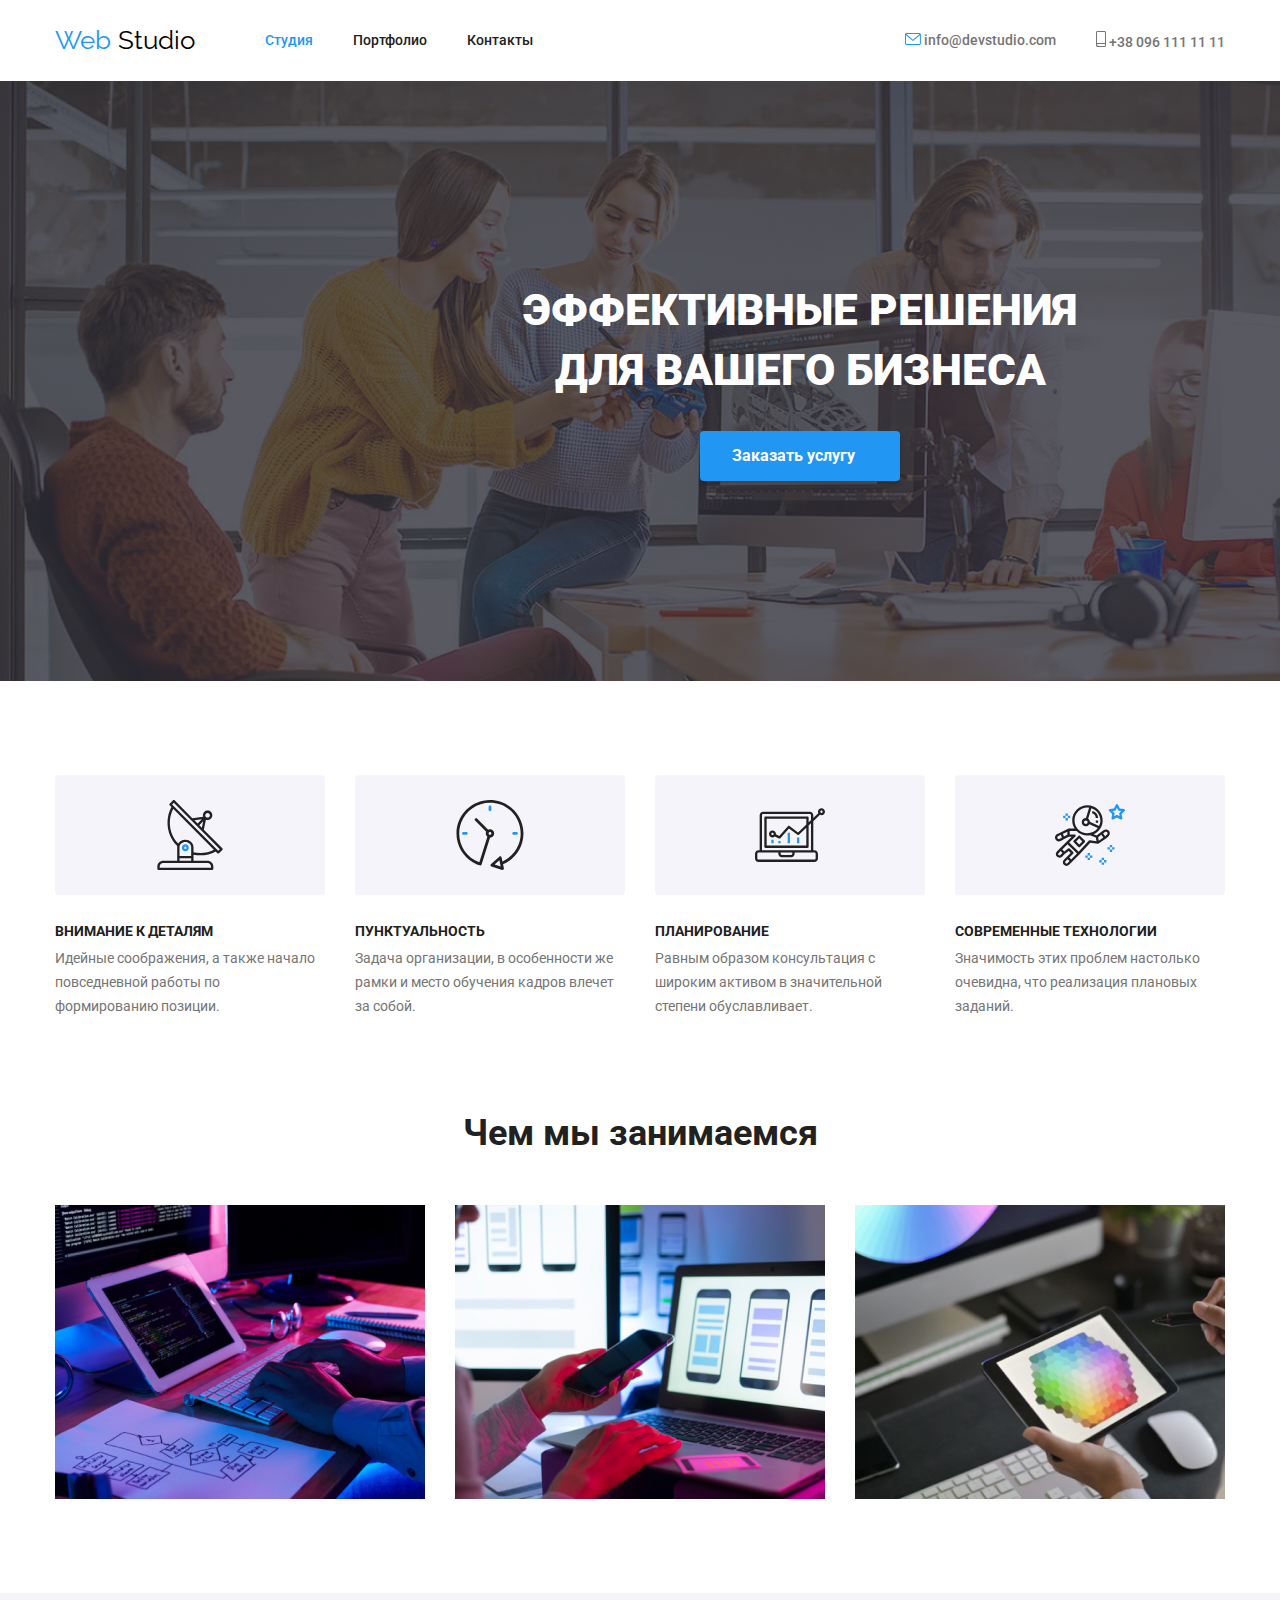
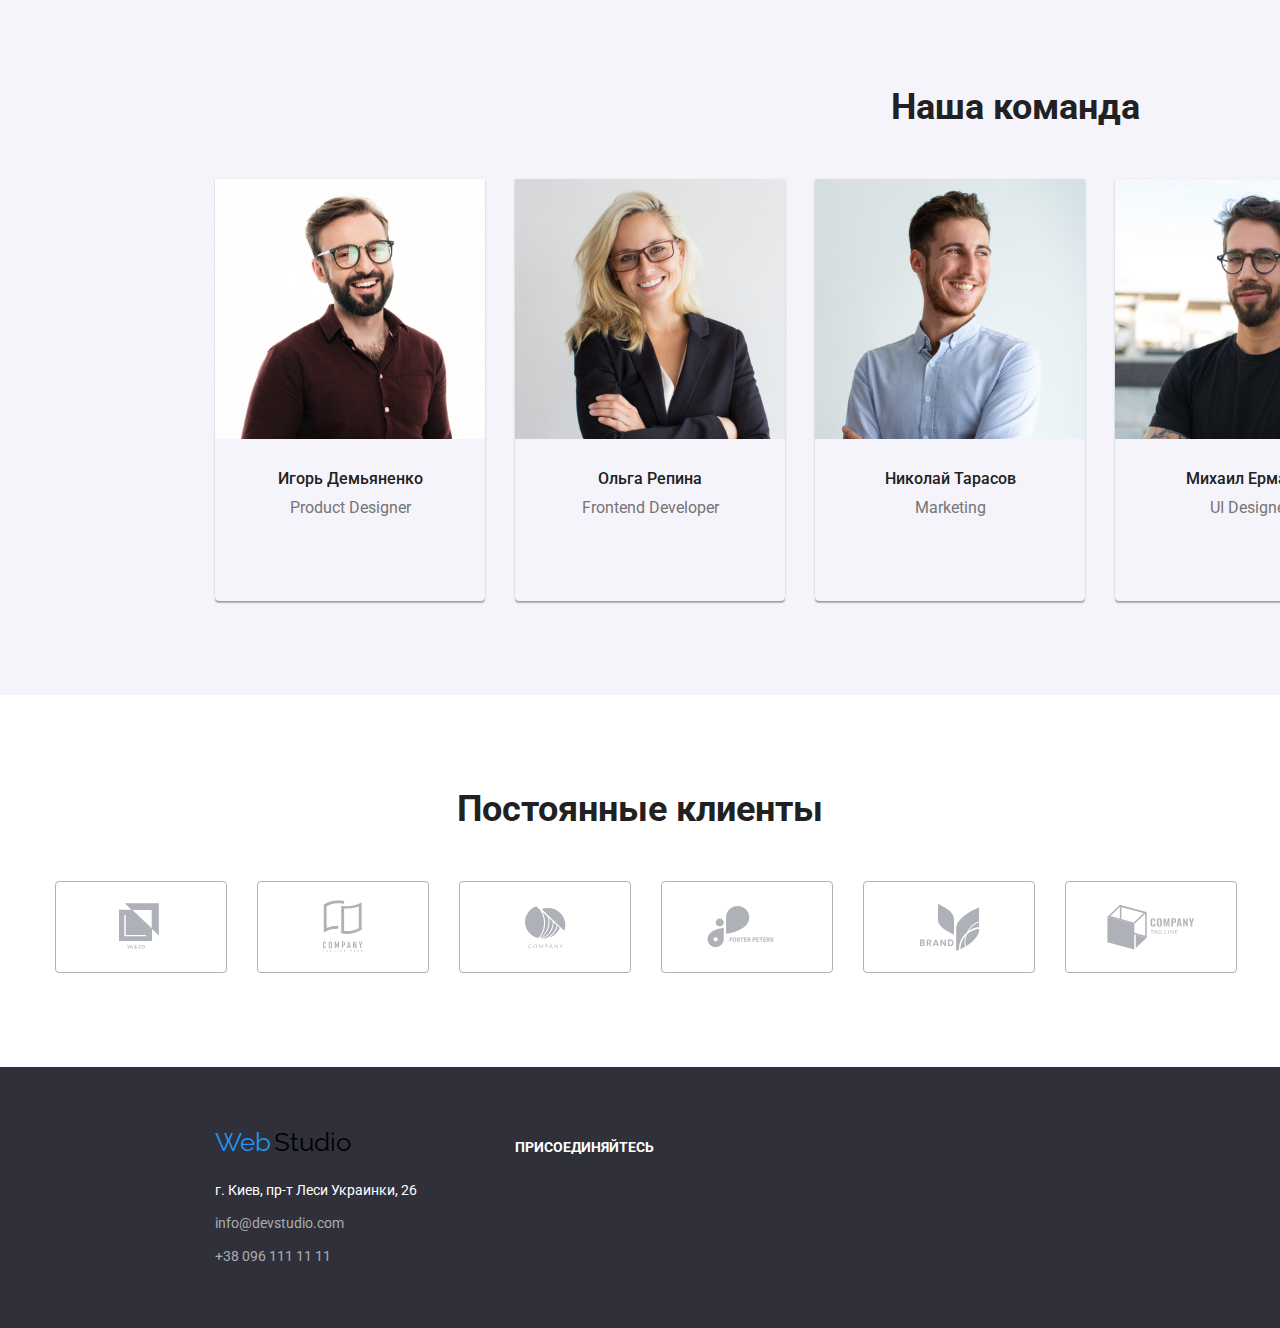
<file: index.html>
<!DOCTYPE html>
<html lang="en">
<head>
    <meta charset="UTF-8">
    <meta name="viewport" content="width=device-width, initial-scale=1.0">
    <title>WebStudio</title>
    <link href="https://fonts.googleapis.com/css2?family=Raleway:wght@700&family=Roboto:wght@400;500;700;900&display=swap" rel="stylesheet">
    <link rel="stylesheet" href="./css/normalize.css">
    <link rel="stylesheet" href="./css/styles.css" >
    
    
</head>
<body>
    <!--Шапка-->
<header class="header">
    <div class="container">
        <div class="nav-container">
            <nav class="nav-container">
            
                <a class="logo link list" href="./index.html"><span class="title-web link list">Web </span><span class="title-studio link list">Studio</span></a>
                <ul class="site-nav list nav-container">
                    <li class="link"><a class="link list current" href="./index.html">Студия</a></li>
                    <li class="link"><a class="link list" href="./portfolio.html">Портфолио</a></li>
                    <li class="link"><a class="list link" href="">Контакты</a></li>
                </ul>
        
            </nav>
        
           <ul class="auth-nav list nav-container">
               <li class="link">
                   <a class="list link" href="mailto:info@devstudio.com">
                       <svg class="auth-nav-svg" width="16" height="12">
                           <use href="./images/symbol-defs.svg#icon-envelope"></use>
                       </svg>
                       info@devstudio.com
                   </a>   
               </li>
               <li class="link"><a class="list link" href="tel:+380961111111">
                <svg class="auth-nav-svg"  width="10" height="16">
                    <use href="./images/symbol-defs.svg#icon-smartphone"></use>
                </svg>
                +38 096 111 11 11</a></li>
           </ul>
        </div>
              
     </div>
</header>
<!--герой-->
<main>
    <section class="hero">
        <div class="container">
            <h1 class="hero-title">Эффективные решения <br> для вашего бизнеса</h1>
        <button class="baner list btn-baner" type="button">Заказать услугу</button>
        </div>
    </section>

<!--Особености-->

    <section class="promo" >
       <div class="container">
        <ul class="list">
            <li class="feature">
                    <div class="future-images">
                        <svg class="svg-future">
                            <use href="./images/symbol-defs.svg#icon-antenna"></use>
                        </svg>
                    </div>
                   <h3 class="title">Внимание к деталям</h3>
                   <p class="about">Идейные соображения, а также начало повседневной работы по формированию позиции.</p>
                
            </li>
            <li class="feature">
                    <div class="future-images">
                        <svg class="svg-future">
                            <use href="./images/symbol-defs.svg#icon-clock"></use>
                        </svg>
                    </div>
                   <h3 class="title">Пунктуальность</h3>
                   <p class="about">Задача организации, в особенности же рамки и место обучения кадров влечет за собой.</p>
           </li>
           <li class="feature">
                    <div class="future-images">
                        <svg class="svg-future">
                            <use href="./images/symbol-defs.svg#icon-diagram"></use>
                        </svg>
                    </div>
                   <h3 class="title">Планирование</h3>
                   <p class="about">Равным образом консультация с широким активом в значительной степени обуславливает.</p>
           </li>
           <li class="feature">
                    <div class="future-images">
                        <svg class="svg-future">
                            <use href="./images/symbol-defs.svg#icon-astronaut"></use>
                        </svg>
                    </div>            
                   <h3 class="title">Современные технологии</h3>
                   <p class="about">Значимость этих проблем настолько очевидна, что реализация плановых заданий.</p>
           </li>
        </ul>
       </div>
    </section>

    
<!--Чем мы занимаемся-->

    <section class="about-us"> 
          <div class="container">
            <h2 class="title-main">Чем мы занимаемся</h2>
            <ul class="list">
                <li class="box">
                    <img src="./images/box1.jpg" width="370" alt="box">
                    <!-- <h3 class="wwd">Десктопные приложения</h3> -->
                </li>
                <li class="box">
                    <img src="./images/box2.jpg" width="370" alt="box">
                    <!-- <h3 class="wwd"> Мобильные приложения</h3> -->
                </li>
                <li class="box">
                    <img src="./images/box3.jpg" width="370" alt="box">
                    <!-- <h3 class="wwd">Дизайнерские решения</h3> -->
                </li>
            </ul>
          </div>
    </section>

<!--Наша команда-->
    
    <section class="team">
        <div class="container">
            <h2 class="title-main team">Наша команда</h2>
            <ul class="list">
                <li class="team-card">
                   <img src="./images/teamcard1.jpg" width="270" alt="team card">
                   <h3 class="team-name">Игорь Демьяненко</h3>
                   <p lang="en" class="team-prof"> Product Designer </p> 
                   <ul class="list social">
                        <li class="social-link">
                            <div class="team-icon">
                                <a href="" target="_blank" rel="noopener noreferrer">
                                    <svg class="team-icon-svg">
                                        <use href="./images/symbol-defs.svg#icon-instagram"></use>
                                    </svg> 
                                </a>
                            </div>
                        </li>
                        <li class="social-link">
                            <div class="team-icon">
                                <a href="" target="_blank" rel="noopener noreferrer">
                                    <svg class="team-icon-svg">
                                        <use href="./images/symbol-defs.svg#icon-twitter"></use>
                                    </svg> 
                                </a>
                            </div>
                        </li>
                        <li class="social-link">
                            <div class="team-icon">
                                <a href="" target="_blank" rel="noopener noreferrer">
                                    <svg class="team-icon-svg">
                                        <use href="./images/symbol-defs.svg#icon-facebook"></use>
                                    </svg> 
                                </a>
                            </div>
                        </li>
                        <li class="social-link">
                            <div class="team-icon">
                                <a href="" target="_blank" rel="noopener noreferrer">
                                    <svg class="team-icon-svg">
                                        <use href="./images/symbol-defs.svg#icon-linkedin"></use>
                                    </svg> 
                                </a>
                            </div>
                        </li>
                    </ul>
                </li>
                <li class="team-card">
                    <img src="./images/teamcard2.jpg" width="270" alt="team card">
                    <h3 class="team-name">Ольга Репина</h3>
                    <p lang="en" class="team-prof">Frontend Developer </p>
                    <ul class="list social">
                        <li class="social-link">
                            <div class="team-icon">
                                <a href="" target="_blank" rel="noopener noreferrer">
                                    <svg class="team-icon-svg">
                                        <use href="./images/symbol-defs.svg#icon-instagram"></use>
                                    </svg> 
                                </a>
                            </div>
                        </li>
                        <li class="social-link">
                            <div class="team-icon">
                                <a href="" target="_blank" rel="noopener noreferrer">
                                    <svg class="team-icon-svg">
                                        <use href="./images/symbol-defs.svg#icon-twitter"></use>
                                    </svg> 
                                </a>
                            </div>
                        </li>
                        <li class="social-link">
                            <div class="team-icon">
                                <a href="" target="_blank" rel="noopener noreferrer">
                                    <svg class="team-icon-svg">
                                        <use href="./images/symbol-defs.svg#icon-facebook"></use>
                                    </svg> 
                                </a>
                            </div>
                        </li>
                        <li class="social-link">
                            <div class="team-icon">
                                <a href="" target="_blank" rel="noopener noreferrer">
                                    <svg class="team-icon-svg">
                                        <use href="./images/symbol-defs.svg#icon-linkedin"></use>
                                    </svg> 
                                </a>
                            </div>
                        </li>
                    </ul>
                </li>    
                <li class="team-card">
                    <img src="./images/teamcard3.jpg" width="270" alt="team card">
                    <h3 class="team-name">Николай Тарасов</h3>
                    <p lang="en" class="team-prof"> Marketing </p>
                    <ul class="list social">
                        <li class="social-link">
                            <div class="team-icon">
                                <a href="" target="_blank" rel="noopener noreferrer">
                                    <svg class="team-icon-svg">
                                        <use href="./images/symbol-defs.svg#icon-instagram"></use>
                                    </svg> 
                                </a>
                            </div>
                        </li>
                        <li class="social-link">
                            <div class="team-icon">
                                <a href="" target="_blank" rel="noopener noreferrer">
                                    <svg class="team-icon-svg">
                                        <use href="./images/symbol-defs.svg#icon-twitter"></use>
                                    </svg> 
                                </a>
                            </div>
                        </li>
                        <li class="social-link">
                            <div class="team-icon">
                                <a href="" target="_blank" rel="noopener noreferrer">
                                    <svg class="team-icon-svg">
                                        <use href="./images/symbol-defs.svg#icon-facebook"></use>
                                    </svg> 
                                </a>
                            </div>
                        </li>
                        <li class="social-link">
                            <div class="team-icon">
                                <a href="" target="_blank" rel="noopener noreferrer">
                                    <svg class="team-icon-svg">
                                        <use href="./images/symbol-defs.svg#icon-linkedin"></use>
                                    </svg> 
                                </a>
                            </div>
                        </li>
                    </ul>
                </li>
                <li class="team-card">
                    <img src="./images/teamcard4.jpg" width="270" alt="team card">
                    <h3 class="team-name">Михаил Ермаков</h3>
                    <p lang="en" class="team-prof"> UI Designer </p>
                    <ul class="list social">
                        <li class="social-link">
                            <div class="team-icon">
                                <a href="" target="_blank" rel="noopener noreferrer">
                                    <svg class="team-icon-svg">
                                        <use href="./images/symbol-defs.svg#icon-instagram"></use>
                                    </svg> 
                                </a>
                            </div>
                        </li>
                        <li class="social-link">
                            <div class="team-icon">
                                <a href="" target="_blank" rel="noopener noreferrer">
                                    <svg class="team-icon-svg">
                                        <use href="./images/symbol-defs.svg#icon-twitter"></use>
                                    </svg> 
                                </a>
                            </div>
                        </li>
                        <li class="social-link">
                            <div class="team-icon">
                                <a href="" target="_blank" rel="noopener noreferrer">
                                    <svg class="team-icon-svg">
                                        <use href="./images/symbol-defs.svg#icon-facebook"></use>
                                    </svg> 
                                </a>
                            </div>
                        </li>
                        <li class="social-link">
                            <div class="team-icon">
                                <a href="" target="_blank" rel="noopener noreferrer">
                                    <svg class="team-icon-svg">
                                        <use href="./images/symbol-defs.svg#icon-linkedin"></use>
                                    </svg> 
                                </a>
                            </div>
                        </li>
                    </ul>
                </li>
            </ul>
        </div>
    </section>

<!--Клиєнти-->

    <section class="clients">
           <div class="container">
            <h2 class="title-main">Постоянные клиенты</h2>
            <ul class="list">
                <li class="clients-padding">
                    <div class="conteiner-clients-logo">
                        <a href="" aria-label="Силка на YA & CO" target="_blank" rel="noopener noreferrer">
                            <svg class="clients-logo-svg" width="44" height="49">
                                <use href="./images/symbol-defs.svg#icon-logo_1"></use>
                            </svg> 
                        </a>
                    </div>
                </li>
                <li class="clients-padding">
                    <div class="conteiner-clients-logo">
                        <a href="" aria-label="Силка на Company Tagline Here" target="_blank" rel="noopener noreferrer">
                            <svg class="clients-logo" width="40" height="52">
                                <use href="./images/symbol-defs.svg#icon-logo_2"></use>
                           </svg> 
                        </a>
                    </div>
                </li>
                <li class="clients-padding">
                    <div class="conteiner-clients-logo">
                        <a href="" aria-label="Силка на Company" target="_blank" rel="noopener noreferrer">
                            <svg class="clients-logo-svg" width="41" height="43">
                                <use href="./images/symbol-defs.svg#icon-logo_3"></use>
                           </svg> 
                        </a>
                    </div>
                </li>
                <li class="clients-padding">
                    <div class="conteiner-clients-logo">
                        <a href="" aria-label="Силка на Froster Peters" target="_blank" rel="noopener noreferrer">
                            <svg class="clients-logo-svg" width="80" height="42">
                                <use href="./images/symbol-defs.svg#icon-logo_4"></use>
                           </svg> 
                        </a>
                    </div>
                </li>
                <li class="clients-padding">
                    <div class="conteiner-clients-logo">
                        <a href="" aria-label="Силка на Brand" target="_blank" rel="noopener noreferrer">
                            <svg class="clients-logo-svg" width="59" height="47">
                                <use href="./images/symbol-defs.svg#icon-logo_5"></use>
                           </svg> 
                        </a>
                    </div>
                </li>
                <li class="clients-padding">
                    <div class="conteiner-clients-logo">
                        <a href="" aria-label="Силка на Company Tagline" target="_blank" rel="noopener noreferrer">
                            <svg class="clients-logo-svg" width="88" height="45">
                                <use href="./images/symbol-defs.svg#icon-logo_6"></use>
                           </svg> 
                        </a>
                    </div>
                </li>
           </div>
            </ul>
    </section>

</main>


<!-- Подвал -->



<footer>
    <div class="container">
        <div class="container-address">
            <div class="container-webstudio">
                <a class="title link list" href="./index.html">
                    <span class="title-web">Web</span> <span class="title-studio">Studio</span>
                </a>
            </div>
            <address>
                <ul class="list">
                    <li class="street">г. Киев, пр-т Леси Украинки, 26</li>
                    <li class="address"><a class="address link list" href="mailto:info@devstudio.com">info@devstudio.com</a></li>
                    <li class="address"><a class="address link list" href="tel:+380961111111">+38 096 111 11 11</a></li>
                </ul>
            </address>  
        </div>
         <div class="container-folow-me">         
                <p class="footer-title">Присоединяйтесь</p>
                <ul class="folow list">
                    <li class="folow social-link">
                        <div class="team-icon">
                            <a class="link list" href="" aria-label="Силка на instagram" target="_blank" rel="noopener noreferrer">
                                <svg class="team-icon-svg">
                                    <use href="./images/symbol-defs.svg#icon-instagram"></use>
                                </svg> 
                            </a>
                        </div>
                    </li>
                    <li class="folow social-link">
                        <div class="team-icon">
                            <a class="link list" href="" aria-label="Силка на twitter" target="_blank" rel="noopener noreferrer">
                                <svg class="team-icon-svg">
                                    <use href="./images/symbol-defs.svg#icon-twitter"></use>
                                </svg> 
                            </a>
                        </div>
                    </li>
                    <li class="folow social-link">
                        <div class="team-icon">
                            <a class="link list" href="" aria-label="Силка на facebook" target="_blank" rel="noopener noreferrer">
                                <svg class="team-icon-svg">
                                    <use href="./images/symbol-defs.svg#icon-facebook"></use>
                                </svg> 
                            </a>
                        </div>
                    </li>
                    <li class="folow social-link">
                        <div class="team-icon">
                            <a class="link list" href="" aria-label="Силка на linkedin" target="_blank" rel="noopener noreferrer">
                                <svg class="team-icon-svg">
                                    <use href="./images/symbol-defs.svg#icon-linkedin"></use>
                                </svg> 
                            </a>
                        </div>
                    </li>
                </ul>  
        </div>
            <!-- <div class="container-folow">
                    <p class="footer-title">Подпишитесь на рассылку</p>
                    
                    
                        <ul> 
                            <li><a href="mailto:info@devstudio.com">E-mail</a></li>
                            <li><button type="button" class="link" >Подписаться</button></li>
                        </ul> 
                    
            </div>  -->
    </div>
</footer>
</body>
</html>
</file>
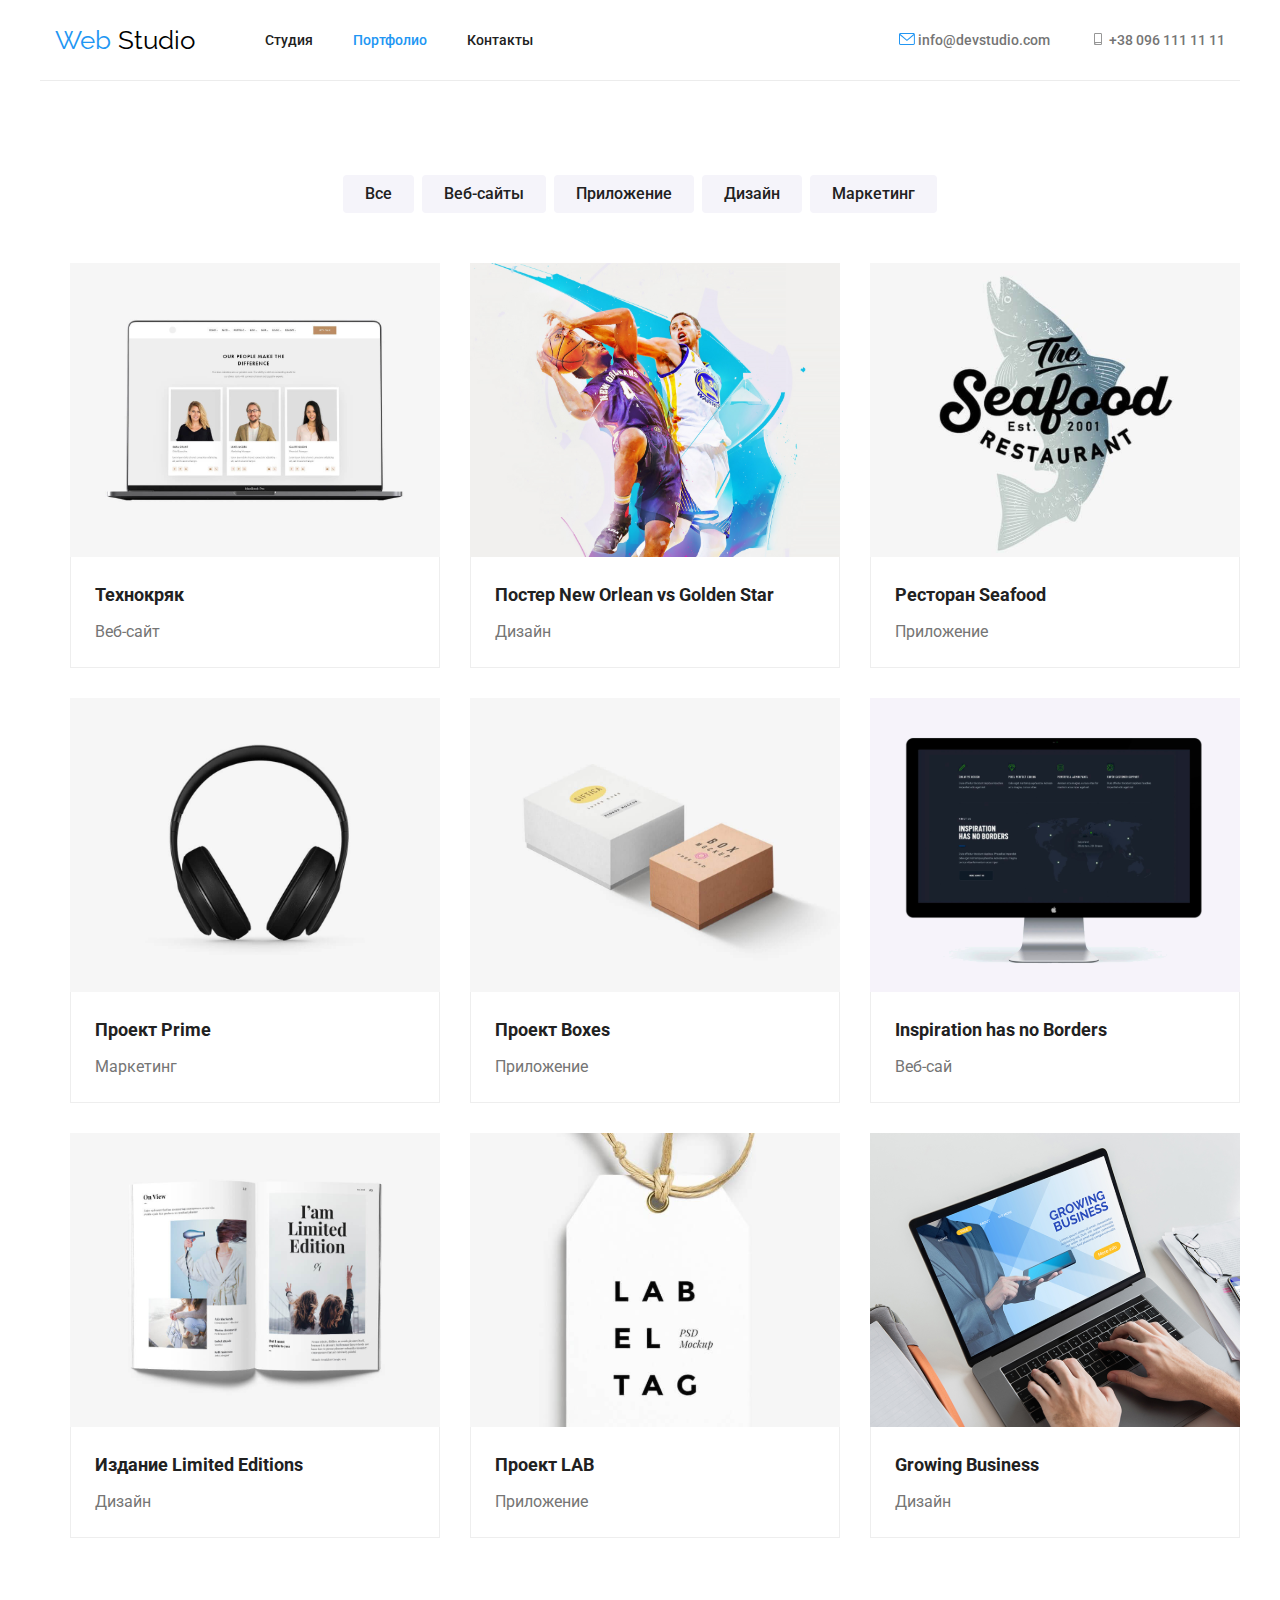
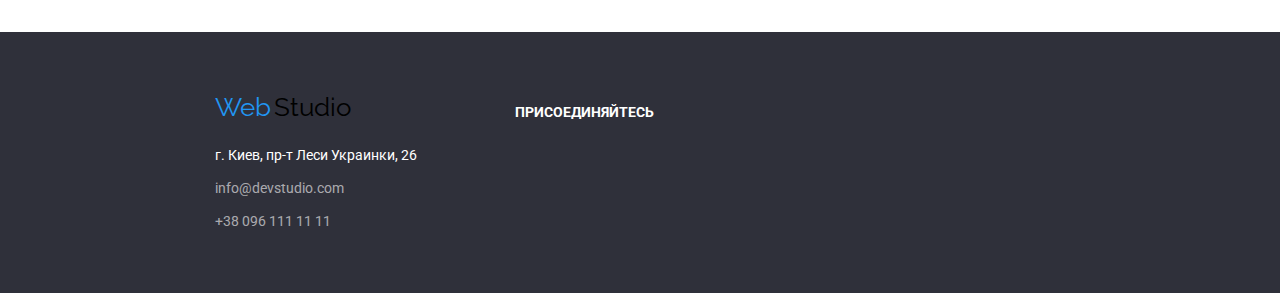
<file: portfolio.html>
<!DOCTYPE html>
<html lang="en">
<head>
    <meta charset="UTF-8">
    <meta name="viewport" content="width=device-width, initial-scale=1.0">
    <title>portfolio</title>
    <link href="https://fonts.googleapis.com/css2?family=Raleway:wght@700&family=Roboto:wght@400;500;700&display=swap" rel="stylesheet">
    <link rel="stylesheet" href="./css/normalize.css">
    <link rel="stylesheet" href="./css/styles.css" >
    
</head>
<body>
        <!--Шапка-->
        <header class="header">
            <div class="container-nav">
                <div class="nav-container">
                    <nav class="nav-container">
                 
                        <a class="link list" href="./index.html"><span class="title-web logo link list">Web </span><span class="title-studio logo link list">Studio</span></a>
                            <ul class="site-nav-portfolio list nav-container">
                                <li class="link"><a class="link list" href="./index.html">Студия</a></li>
                                <li class="link"><a class="link list current" href="./portfolio.html">Портфолио</a></li>
                                <li class="link"><a class="list link" href="">Контакты</a></li>
                            </ul>
                
                    </nav>
                    
                        <ul class="auth-nav list nav-container">
                            <li class="link">
                                <a class="list link" href="mailto:info@devstudio.com">
                                    <svg class="auth-nav-svg" width="16" height="12">
                                        <use href="./images/symbol-defs.svg#icon-envelope"></use>
                                    </svg>
                                    info@devstudio.com
                                </a>   
                            </li>
                            <li class="link">
                                <a class="list link" href="tel:+380961111111">
                                    <svg class="auth-nav-svg" width="16" height="12">
                                        <use href="./images/symbol-defs.svg#icon-smartphone"></use>
                                    </svg>
                                    +38 096 111 11 11
                                </a>
                            </li>
                        </ul>
                    </div>
                       
            </div>
         </header>
<main>
    
    <section class="section-filtr">

        <div class="container-filtr">
            <ul class="list projects-filtr">
                <li class="link"><button class="filtr btn list link" type="button">Все</button></li>
                <li class="link"><button class="filtr btn list link" type="button">Веб-сайты</button></li>
                <li class="link"><button class="filtr btn list link" type="button">Приложение</button></li>
                <li class="link"><button class="filtr btn list link" type="button">Дизайн</button></li>
                <li class="link"><button class="filtr btn list link" type="button">Маркетинг</button></li>
            </ul>
        </div>
                
        <div class="container-projects">
            <ul class="list projects item">
                <div class="list-item">
                    <li class="">
                        <div class="container projectr about">
                            <a class="list" href="">
                                <img src="./images_portfolio/img.svg"  alt="">
                                <div class="container-project-title">
                                    <p class="project-title">Технокряк </p>
                                    <p class="project-filtr">Веб-сайт</p>
                                    <p class="projectr-about">Технокряк это современная площадка распространения коронавируса. Компании используют
                                    эту платформу для цифрового шпионажа и атак на защищённые сервера конкурентов.</p>
                                </div> 
                            </a>
                        </div>    
                    </li>
                </div>
                <div class="list-item">
                    <li class="">
                        <div class="container projectr about">
                            <a class="list" href="">
                                <img src="./images_portfolio/img2.svg" width="370" alt="">
                                <div class="container-project-title"> 
                                    <p class="project-title">Постер New Orlean vs Golden Star</p>
                                    <p class="project-filtr">Дизайн</p>
                                    <p class="projectr-about">Технокряк это современная площадка распространения коронавируса. Компании используют
                                    эту платформу для цифрового шпионажа и атак на защищённые сервера конкурентов.</p>
                                </div>
                            </a>
                        </div>
                    </li>
                </div>
                <div class="list-item">
                    <li class="">
                        
                        <div class="container projectr about">
                            <a class="list" href="">
                                <img src="./images_portfolio/img3.svg" width="370" height="294" alt="">
                                <div class="container-project-title">
                                    <p class="project-title">Ресторан Seafood</p>
                                    <p class="project-filtr">Приложение</p>
                                    <p visibility: hidden; class="projectr-about">Технокряк это современная площадка распространения коронавируса. Компании используют
                                    эту платформу для цифрового шпионажа и атак на защищённые сервера конкурентов.</p>
                                </div>
                            </a>
                        </div>
                        
                    </li>
                </div>
                <div class="list-item">
                    <li class="">
                        
                        <div class="container projectr about">
                            <a class="list" href="">
                                <img src="./images_portfolio/img4.svg" width="370"
                                alt="">
                                <div class="container-project-title">
                                    <p class="project-title">Проект Prime</p>
                                    <p class="project-filtr">Маркетинг</p>
                                    <p class="projectr-about">Технокряк это современная площадка распространения коронавируса. Компании используют
                                    эту платформу для цифрового шпионажа и атак на защищённые сервера конкурентов.</p>
                                </div>    
                            </a>
                        </div>
                    </li>
                </div>
                <div class="list-item">
                    <li class="">
                        
                        <div class="container projectr about">
                            <a class="list" href="">
                                <img src="./images_portfolio/img5.svg" width="370"
                                alt="">
                                <div class="container-project-title">
                                    <p class="project-title">Проект Boxes</p>
                                    <p class="project-filtr">Приложение</p>
                                    <p class="projectr-about">Технокряк это современная площадка распространения коронавируса. Компании используют
                                        эту платформу для цифрового шпионажа и атак на защищённые сервера конкурентов.</p>
                                </div>        
                            </a>
                        </div>
                    </li>
                </div>
                <div class="list-item">
                    <li class="">
                        
                        <div class="container projectr about">
                            <a class="list" href="">
                                <img src="./images_portfolio/img6.svg" width="370"
                                height="294" alt="">
                                <div class="container-project-title">
                                    <p class="project-title">Inspiration has no Borders</p>
                                    <p class="project-filtr">Веб-сай</p>
                                    <p class="projectr-about">Технокряк это современная площадка распространения коронавируса. Компании используют
                                        эту платформу для цифрового шпионажа и атак на защищённые сервера конкурентов.</p>
                                </div>        
                            </a>
                        </div>
                    </li>
                </div>
                <div class="list-item">
                    <li class="">
                           
                        <div class="container projectr about">
                            <a class="list" href="">
                                <img src="./images_portfolio/img7.svg" width="370"
                                 height="294" alt="">
                                <div class="container-project-title">  
                                    <p class="project-title">Издание Limited Editions</p>
                                    <p class="project-filtr">Дизайн</p>
                                    <p class="projectr-about">Технокряк это современная площадка распространения коронавируса. Компании используют
                                    эту платформу для цифрового шпионажа и атак на защищённые сервера конкурентов.</p>
                                </div>        
                            </a>
                        </div>
                    </li>
                </div>
                <div class="list-item">
                    <li class="">
                        
                        <div class="container projectr about">
                            <a class="list" href="">
                                <img src="./images_portfolio/img8.svg" width="370" alt="">
                                <div class="container-project-title">
                                    <p class="project-title">Проект LAB</p>
                                    <p class="project-filtr">Приложение</p>
                                    <p class="projectr-about">Технокряк это современная площадка распространения коронавируса. Компании используют
                                        эту платформу для цифрового шпионажа и атак на защищённые сервера конкурентов.</p>
                                </div>        
                            </a>
                        </div>
                    </li>
                </div>
                <div class="list-item">
                    <li class="">
                        
                        <div class="container projectr about">
                            <a class="list" href="">
                                <img src="./images_portfolio/img9.svg" max-width="370"
                                height="294" alt="">
                                <div class="container-project-title">
                                    <p class="project-title">Growing Business</p>
                                    <p class="project-filtr">Дизайн</p>
                                    <p class="projectr-about">Технокряк это современная площадка распространения коронавируса. Компании используют
                                        эту платформу для цифрового шпионажа и атак на защищённые сервера конкурентов.</p>
                                </div>        
                            </a>
                        </div>
                    </li>  
                </div>      
            </ul>
         </div>
</main>
<footer>
    <div class="container">
            <div class="container-address">
                <div class="container-webstudio">
                    <a class="title link list" href="./index.html">
                        <span class="title-web">Web</span> <span class="title-studio">Studio</span>
                    </a>
            </div>
            <address>
                <ul class="list">
                    <li class="street">г. Киев, пр-т Леси Украинки, 26</li>
                    <li class="address"><a class="address link list" href="mailto:info@devstudio.com">info@devstudio.com</a></li>
                    <li class="address"><a class="address link list" href="tel:+380961111111">+38 096 111 11 11</a></li>
                </ul>
            </address>  
        </div>
        <div class="container-folow-me">         
            <p class="footer-title">Присоединяйтесь</p>
            <ul class="folow list">
                <li class="folow social-link">
                    <div class="team-icon">
                        <a class="link list" href="" aria-label="Силка на instagram" target="_blank" rel="noopener noreferrer">
                            <svg class="team-icon-svg">
                                <use href="./images/symbol-defs.svg#icon-instagram"></use>
                            </svg> 
                        </a>
                    </div>
                </li>
                <li class="folow social-link">
                    <div class="team-icon">
                        <a class="link list" href="" aria-label="Силка на twitter" target="_blank" rel="noopener noreferrer">
                            <svg class="team-icon-svg">
                                <use href="./images/symbol-defs.svg#icon-twitter"></use>
                            </svg> 
                        </a>
                    </div>
                </li>
                <li class="folow social-link">
                    <div class="team-icon">
                        <a class="link list" href="" aria-label="Силка на facebook" target="_blank" rel="noopener noreferrer">
                            <svg class="team-icon-svg">
                                <use href="./images/symbol-defs.svg#icon-facebook"></use>
                            </svg> 
                        </a>
                    </div>
                </li>
                <li class="folow social-link">
                    <div class="team-icon">
                        <a class="link list" href="" aria-label="Силка на linkedin" target="_blank" rel="noopener noreferrer">
                            <svg class="team-icon-svg">
                                <use href="./images/symbol-defs.svg#icon-linkedin"></use>
                            </svg> 
                        </a>
                    </div>
                </li>
            </ul>  
    </div>
               <!-- 
                                <b>Подпишитесь на рассылку</b>
                                <ul> 
                                    <li><a href="mailto:info@devstudio.com">E-mail</a></li>
                                    <li><button type="button" class="link" >Подписаться</button></li>
                                </ul> 
                        -->
                </div>
    </div>
    
</footer>
</body>
</html>
</file>
<file: css/styles.css>
/* CSS rules to specify families

font-family: 'Raleway', sans-serif;
font-family: 'Roboto', sans-serif; */

*,*::before,
*::after {
  box-sizing: inherit;
  /* outline: 1px solid red; */
}
/*  CCS перемение*/
:root {
   --primary-text-color: #757575;
   --title-text-color: #212121;
   --color-text-white: #ffffff 
}

body {
    box-sizing: border-box;
    background-color: #ffffff;
    color: var(--primary-text-color);
    font-family: 'Roboto', sans-serif;
    font-size: 14px;
    
}  
img {
    display: block;
}

h2, h3, p, img {
    margin: 0 0;
}

.list {
    border: none;
    list-style: none; 
    text-decoration: none;
    margin: 0 0;
    padding: 0 0;
   }

.container-nav {
    width: 1200px;
    padding-left: 15px;
    padding-right: 15px;
    margin: 0 auto;
    border-bottom: 1px solid #ECECEC;
    
}   
.nav-container {
    display: flex;
    align-items: center;
}

.header > .container {
    width: 1200px;
    padding: 25px 15px; 
    margin: 0 auto;
    
}   


/* .logo.link:hover,
.logo.link:focus, */
.site-nav .link:hover,
.site-nav .link:focus,
.auth-nav .link:hover,
.auth-nav .link:focus,
.auth-nav-svg:focus,
.auth-nav-svg:hover {
    color: #2196f3;
    fill: #2196f3;
}

.site-nav .link.current,
.site-nav-portfolio .link.current{
    color: #2196F3;
} 

/* .social-link :hover,
.social-link :focus {
    background-color: #2196F3;
} */

.team-icon-svg :hover,
.team-icon-svg :focus {
    fill: #fff;
    background-color: #2196F3;
}

.list-item:hover,
.list-item:focus {
    box-shadow: 0px 1px 1px rgba(0, 0, 0, 0.12), 0px 4px 4px rgba(0, 0, 0, 0.06), 1px 4px 6px rgba(0, 0, 0, 0.16);
}

.clients-padding :hover,
.clients-padding :focus {
    border: solid #2196F3;
    fill: #2196f3; 
}
    
.site-nav .list {
    padding-top: 32px;
    padding-bottom: 32px;
    
    color: #212121;
    font-weight: 500;
    line-height: 1.142;
    } 

.site-nav .link:not(:last-child),
.auth-nav .link:not(:last-child){
    margin-right: 40px;
} 
.auth-nav{
    margin-left: auto;
}
.auth-nav .list {
    padding-top: 32px;
    padding-bottom: 32px;
    
    justify-content: flex-end;
    color: var(--primary-text-color);
    font-weight: 500;
    line-height:1.142;
   }

.auth-nav-svg {
    width: 16;
    height: 12;
    fill: #757575;
}   


/* site nav */  
.title-web {
    padding-top: 24px;
    padding-bottom: 24px;

    font-family: 'Raleway', sans-serif;
    color:#2196F3;
    font-size: 26px;
    line-height: 1.192;
   
}

.title-studio {
    padding-top: 24px;
    padding-bottom: 24px;
    margin-right: 70px;
    font-family: 'Raleway', sans-serif;
    color: #000000;
    font-size: 26px;
    line-height: 1.192;
    }


   /*main*/

.hero {
   width: 1600px;
    margin: 0 auto 0;
    /* background:rgba(47, 48, 58, 0.8); */
    background-image: linear-gradient(to right, rgba(47, 48, 58, 0.8), rgba(47, 48, 58, 0.8)), url('../images/Header.jpg');
    background-repeat: no-repeat;
    background-size: cover;
}

.hero .container {
    width: 1200px;
    height: 600px;
    padding-top: 200px;
    margin: auto;
   
}

.hero-title {
    margin-top: 0;
    margin-bottom: 0;
    color: var(--color-text-white);
    font-size: 44px;
    font-weight: 900;
    line-height:1.363;
    text-align: center;
    text-transform: uppercase;
}
    
 .title-main {
    color: var(--title-text-color);
    font-weight: bold;
    font-size: 36px;
    line-height: 1.166;
    text-align: center;
    }

.baner {
    margin: 30px auto;
    width: 200px;
    height: 50px;
    padding: 10px 32px;
    color: var(--color-text-white);  
    background-color: #2196F3;  
    font-size: 16px;
    font-weight: 700;
    line-height:0.533;
    display: flex;
    align-items: center;
    text-align: center;
    box-shadow: 0px 4px 4px rgba(0, 0, 0, 0.15);
    border-radius: 4px;
    }

.btn-baner:hover,
.btn-baner:focus {
    color: var(--title-text-color);
    background-color: #ffffff;
    }

    /* Особености */




 .promo > .container {
    width: 1200px;
    padding: 94px 15px;
    margin: 0 auto;
}

.promo  .list {
    display: flex;
}

.promo  .feature:not(:last-child) {
    margin-right: 30px;
}

.future-images {
    width: 270px;
    height: 120px;
    background: #F5F4FA;
    border-radius: 4px;
    padding: 25px 100px;
}

.svg-future {
    width: 70px;
    height: 70px;
}

.feature > .title  {
    color: var(--title-text-color); 
    font-weight: bold;
    font-size: 14px;
    line-height: 0.875;
    text-transform: uppercase;
    margin-top: 30px;
    }

.feature > .about {
    width: 270px;
    margin-top: 10px;
    line-height: 1.714;
   }

/* .promo .container {
    width: 270px;

}

.feature {
    width: 270px;
    height: 120px;
    background: #F5F4FA;
    border-radius: 4px;
    padding: 25px 100px;
} */

 /* about-us */

.about-us > .container {
        width: 1200px;
        padding-top: 0;
        padding-bottom: 94px;
        padding-left: 15px;
        padding-right: 15px;
        margin: 0 auto;
        }

.about-us  .list{
    display: flex;
    margin-top: 50px;
}

.about-us .box:not(:last-child){
margin-right: 30px;
}

.box .wwd {
    
    padding: 27px 85px;
    width: 370px;
    font-size: 14px;
    line-height: 1.142;
    text-align: center;
    font-weight: bold;
    text-transform: uppercase;
    color: var(--color-text-white);
    background-color: rgba(47, 48, 58,0.8); 
}

   /* Наша команда */

.team {
    margin: 0 auto ;
    width: 1600px;
    background: #F5F4FA;
}

.team > .container {
    width: 1200px;
    padding: 94px 15px;
    margin: 0 auto;
}

.title-main.team {
    margin-bottom: 50px;
}
.team  .list {
    display: flex;
} 

.team .team-card:not(:last-child){
    margin-right: 30px;
}
.team .team-card {
    box-shadow: 0px 1px 3px rgba(0, 0, 0, 0.12), 0px 1px 1px rgba(0, 0, 0, 0.14), 0px 2px 1px rgba(0, 0, 0, 0.2);
    border-radius: 0px 0px 4px 4px;
 }
.team .team-name {
     margin-top: 30px;
     margin-bottom: 10px;
     color: var(--title-text-color);
     font-size:  16px;
     font-weight: 500;
     line-height: 1.187;
     text-align: center;
     }
.team .team-prof  {
     margin-bottom: 16px;
     font-size: 16px;
     line-height: 1.187;
     text-align: center;
     }

.list.social {
    margin-bottom: 24px;
    margin-left: 32px;
}
     
.team-icon {
    display: flex;
    align-items: center;
    justify-content: center;
    width: 44px;
    height: 44px;
    margin-right: 10px;
    border-radius: 50%;
    
}

.team-icon-svg {
    padding: 22px 22px;
    width: 20px;
    height: 20px;
    fill: #AFB1B8;
}


    /* clients */

.clients .container {
    width: 1200px;
    padding: 94px 15px;
    margin: 0 auto;
}

.clients .list {
    margin-top: 50px;
    display: flex;
    /* justify-content: center; */
    
}

.clients-padding {
    border: 1px solid #AFB1B8;
    border-radius: 4px;

}

/* .clients {
    display: block;
    padding-left: 50px;
    width: 170px;
    border: 1px solid #AFB1B8;
    box-sizing: border-box;
    border-radius: 4px;
    align-items: center;
    justify-content: center;
} */

.conteiner-clients-logo {
    width: 170px;
    height: 90px;
    display: flex;
    align-items: center;
    justify-content: center;
    /* border: 1px solid #AFB1B8;
    border-radius: 4px; */
    
    
}

.clients-logo-svg {
    display: flex;
    fill: #AFB1B8;
}

.clients .clients-padding:not(:last-child){
    margin-right: 30px;
} 

    /* footer */
footer {
   margin: 0 auto 0; 
   width: 1600px; 
   background: #2F303A;
}
footer .container {
    display: flex;
    flex-direction: row;
    width: 1200px;
    padding: 60px 15px;
    margin: 0 auto;
}

.container-address {
    width: 300px;
}
.footer-title {
    width: 300px;
    color: var(--color-text-white);
    line-height: 16px;
    letter-spacing: 1.142;
    font-weight: bold;
    text-transform: uppercase;
}
.street {
    width: 300px;
    margin-top: 20px;
    color: var(--color-text-white);
    line-height: 24px;
    letter-spacing: 1.714;
    font-style: normal;
}
.address {
    margin-top: 9px;
    color:rgba(255, 255, 255, 0.6);
    line-height: 24px;
    font-style: normal;
}

.container-folow-me {
    width: 300px;
    padding-top: 12px;
} 

.container-folow-me .folow.list {
    display: flex;
    flex-wrap: wrap;
    width: 300px;
    margin-top: 20px;
   }

.folow {
    margin-right: 10px;
   }

.folow.list:not(:last-child) {
    margin-right: 0;
}

.container-folow {
    display: block;
    width: 600px;
    padding-top: 12px;
    
}

/* CSS Portfolio */

.site-nav-portfolio .link{
    padding-top: 32px;
    padding-bottom: 32px;
    
    color: #212121;
    font-weight: 500;
    font-weight: 14px;
    line-height: 1.142x;
    }

.site-nav-portfolio .link:not(:last-child),
.auth-nav .link:not(:last-child){
    margin-right: 40px;
}

.site-nav-portfolio .link:hover,
.site-nav-portfolio .link:focus,
.address :hover,
.address :focus {
    color: #2196f3;
}  

.btn:hover,
.btn:focus {
    color: var(--color-text-white);
    background-color: #2196F3;
    box-shadow: 0px 3px 1px rgba(0, 0, 0, 0.1), 0px 1px 2px rgba(0, 0, 0, 0.08), 0px 2px 2px rgba(0, 0, 0, 0.12);
}

.section-filtr {
    width: 1200px;
    padding-left: 15px;
    padding-right: 15px;
    padding-top: 94px;
    padding-bottom: 94px;
    margin: 0 auto 0; 
     
 }
 
 .container-filtr {
     margin-bottom: 50px;
 }
 
 .projects-filtr{
     
     display: flex;
     justify-content: center;
 }
 
 .projects-filtr .link:not(:last-child){
     margin-right: 8px;
 }
 
 .container-projects{
     width: 1200px;
     padding: 0 15px;
     margin: 0 auto 0;
 } 
 
 .container-projects .projects.item {
    display: flex;
    flex-wrap: wrap;
    margin: -15px;
    }
 
 .container.projectr.about{
     
     display: block;
     width: 370px;
     /* border-left: 1px solid #EEEEEE;
     border-right: 1px solid #EEEEEE;
     border-bottom: 1px solid #EEEEEE;
     */
 } 
 
 .container.projectr.about img {
     max-width: 100%;
 } 
 
 .container-project-title {
     /* width: 370px; */
     border-left: 1px solid #EEEEEE;
     border-right: 1px solid #EEEEEE;
     border-bottom: 1px solid #EEEEEE;
 }
 
 .list-item{
     /* border: 1px solid #EEEEEE;
     box-sizing: border-box;
     width: 370px; */
     margin: 15px;
    /* width: calc((100% - 60px) / 3);
    margin-bottom: 30px;
    margin-right: 30px; */
 }
 
 .projects.item .list{
     
 }
 
 /* .list-item:nth-child(3n){
     margin-right: 0;
 }
 
 .list-item:nth-last-child(-n + 3) {
     margin-bottom: 0;
 } */
 
 .filtr {
     padding: 6px 22px;
     color: var(--title-text-color);
     font-size: 16px;
     font-weight: 500;
     line-height: 1.625;
     border-radius: 4px;
     background-color: #F5F4FA;
    }
 
 .project-title {
     margin: 0 24px 0;
     padding-top: 20px;
     color: var(--title-text-color);
     font-weight: bold;
     font-size: 18px;
     line-height: 2;
     }
 .project-filtr {
     margin: 4px 24px 20px;
     color: var(--primary-text-color);
     font-size: 16px;
     line-height: 1.875;
     }
 
 .projectr-about {
     display: none;
     color: var(--color-text-white);
     font-size: 18px;
     line-height: 1.5;
     background-color: #2196F3;
     width: 370px;
 }
</file>
